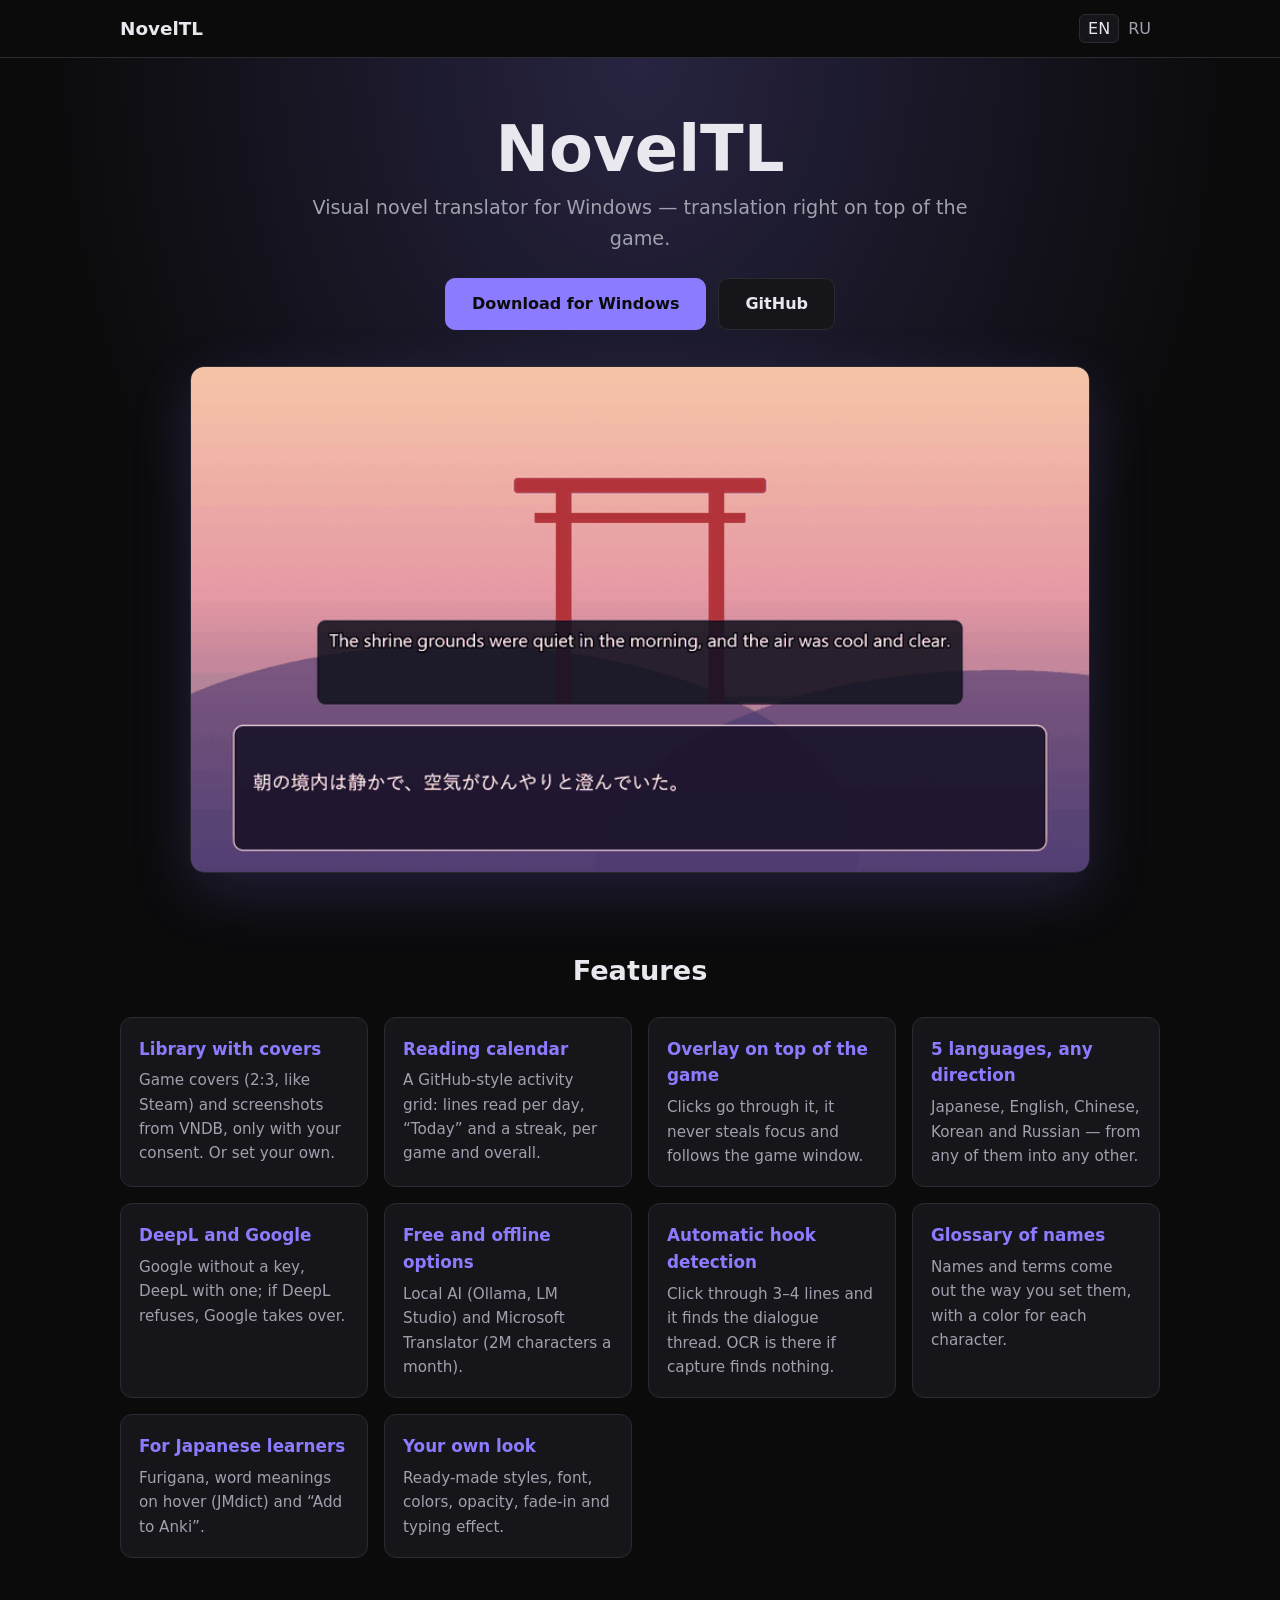
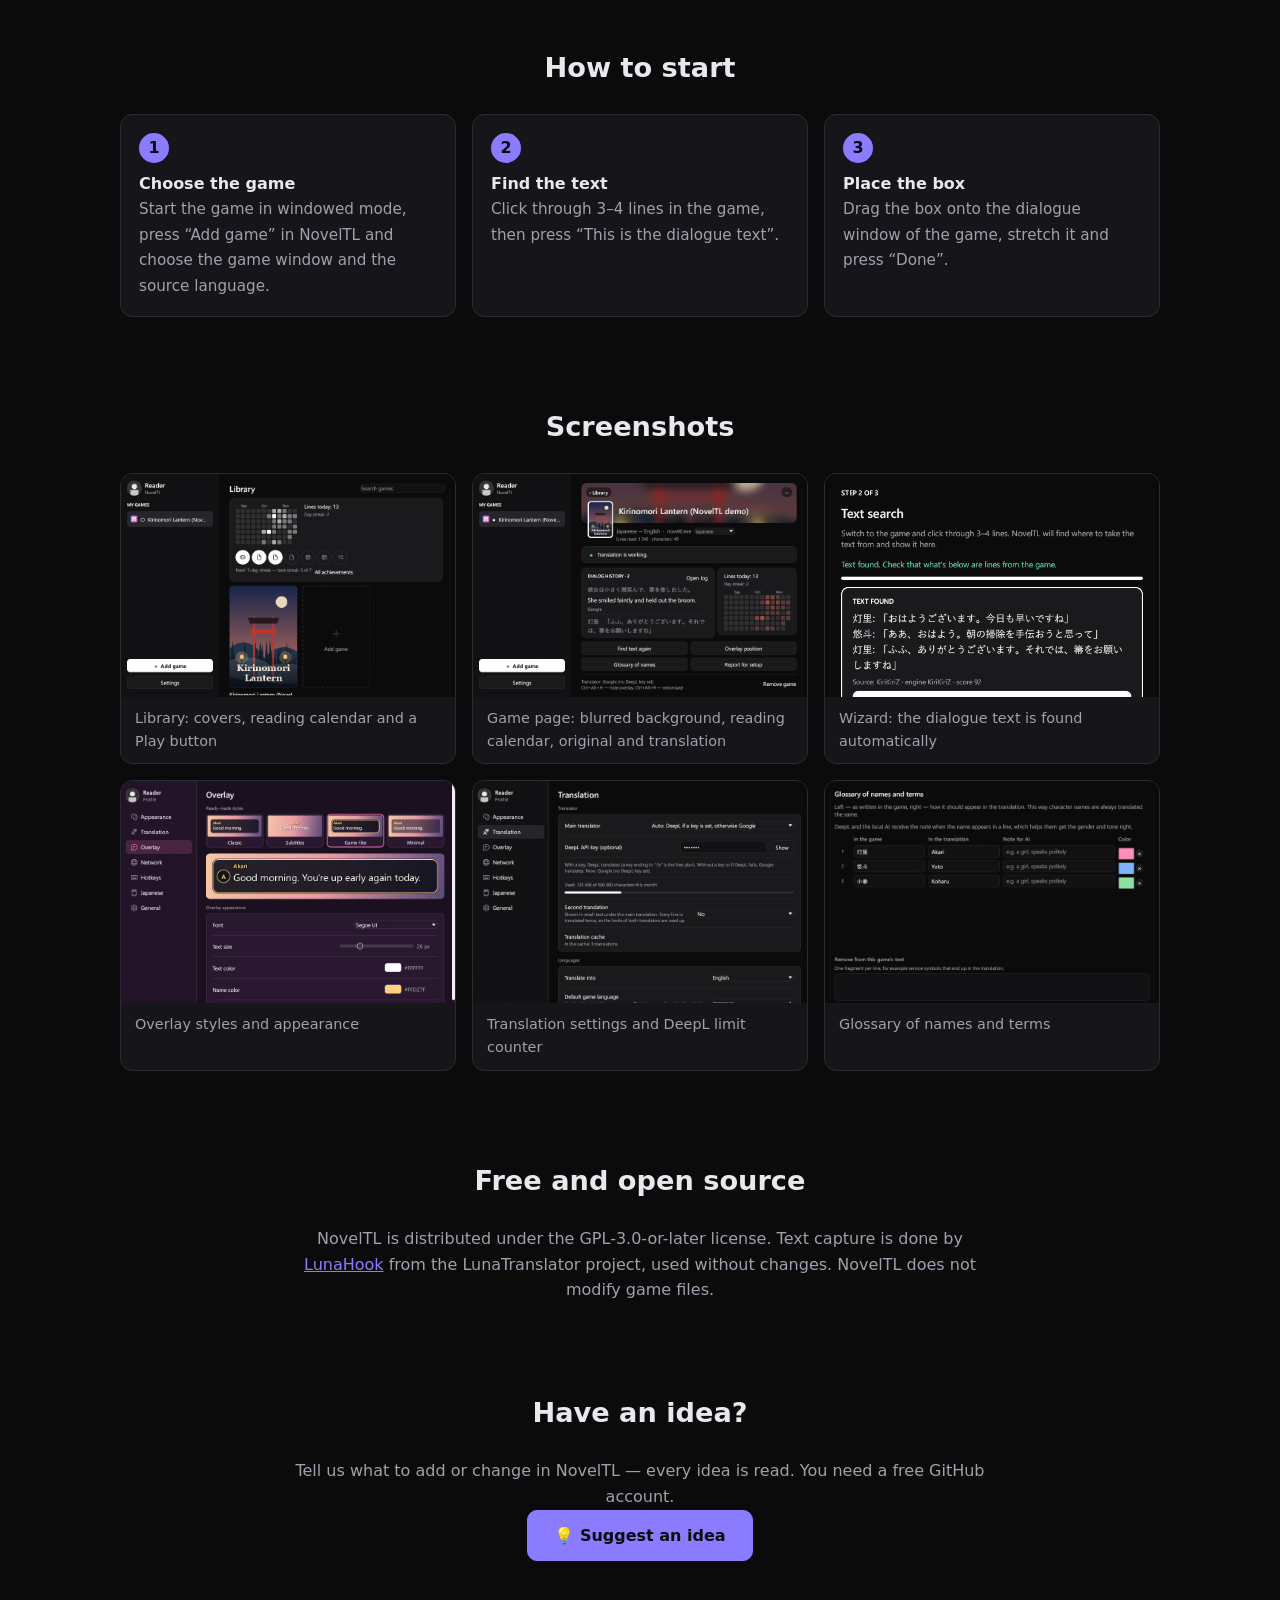
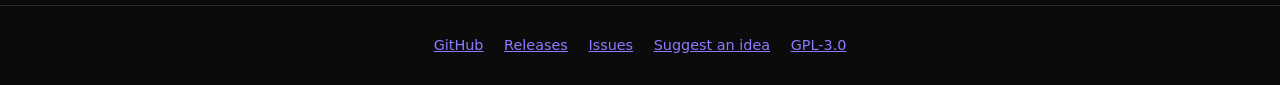
<file: docs/index.html>
<!doctype html>
<html lang="en">
<head>
<meta charset="utf-8">
<meta name="viewport" content="width=device-width,initial-scale=1">
<meta name="google-site-verification" content="sQKHw9vfYQ15rcSy_Ig-gqO8ozds_fvAn4s2gZdqAAQ">
<meta name="yandex-verification" content="aa7bd7f83035a957">
<title>NovelTL — Visual Novel Translator with Real-Time Overlay</title>
<meta name="description" content="NovelTL is a free visual novel translator for Windows: captures text via LunaHook (Textractor-based) or OCR and shows DeepL, Google or local AI translation as an overlay.">
<link rel="canonical" href="https://kawaakar1.github.io/NovelTL/">
<link rel="alternate" hreflang="en" href="https://kawaakar1.github.io/NovelTL/">
<link rel="alternate" hreflang="ru" href="https://kawaakar1.github.io/NovelTL/ru/">
<link rel="alternate" hreflang="x-default" href="https://kawaakar1.github.io/NovelTL/">
<meta property="og:type" content="website">
<meta property="og:site_name" content="NovelTL">
<meta property="og:title" content="NovelTL — Visual Novel Translator with Real-Time Overlay">
<meta property="og:description" content="Free visual novel translator for Windows: translation right on top of the game. DeepL, Google, local AI, OCR, furigana.">
<meta property="og:url" content="https://kawaakar1.github.io/NovelTL/">
<meta property="og:image" content="https://kawaakar1.github.io/NovelTL/img/og.png">
<meta property="og:locale" content="en_US">
<meta property="og:locale:alternate" content="ru_RU">
<meta name="twitter:card" content="summary_large_image">
<meta name="twitter:title" content="NovelTL — Visual Novel Translator with Real-Time Overlay">
<meta name="twitter:description" content="Free visual novel translator for Windows: translation right on top of the game. DeepL, Google, local AI, OCR, furigana.">
<meta name="twitter:image" content="https://kawaakar1.github.io/NovelTL/img/og.png">
<link rel="stylesheet" href="style.css">
<script type="application/ld+json">
{"@context":"https://schema.org","@type":"SoftwareApplication","name":"NovelTL","operatingSystem":"Windows 10, Windows 11, Linux","applicationCategory":"UtilitiesApplication","offers":{"@type":"Offer","price":"0","priceCurrency":"USD"},"license":"https://www.gnu.org/licenses/gpl-3.0.html","downloadUrl":"https://github.com/Kawaakar1/NovelTL/releases/latest","url":"https://kawaakar1.github.io/NovelTL/","image":"https://kawaakar1.github.io/NovelTL/img/og.png","description":"Visual novel translator for Windows with a translation overlay on top of the game."}
</script>
</head>
<body>
<header><div class="w">
<a class="logo" href="./">NovelTL</a>
<nav class="lang" aria-label="Language"><a class="on" href="./" hreflang="en">EN</a><a href="ru/" hreflang="ru">RU</a></nav>
</div></header>
<main>
<div class="hero"><div class="w">
<h1>NovelTL</h1>
<p>Visual novel translator for Windows — translation right on top of the game.</p>
<div class="btns">
<a class="btn p" href="https://github.com/Kawaakar1/NovelTL/releases/latest">Download for Windows</a>
<a class="btn" href="https://github.com/Kawaakar1/NovelTL">GitHub</a>
</div>
<div class="shot"><img src="img/en/demo.gif" width="800" height="450" alt="NovelTL translating visual novel lines on a box over the game (demo)"></div>
</div></div>

<section><div class="w">
<h2>Features</h2>
<div class="grid">
<div class="card"><h3>Library with covers</h3><p>Game covers (2:3, like Steam) and screenshots from VNDB, only with your consent. Or set your own.</p></div>
<div class="card"><h3>Reading calendar</h3><p>A GitHub-style activity grid: lines read per day, “Today” and a streak, per game and overall.</p></div>
<div class="card"><h3>Overlay on top of the game</h3><p>Clicks go through it, it never steals focus and follows the game window.</p></div>
<div class="card"><h3>5 languages, any direction</h3><p>Japanese, English, Chinese, Korean and Russian — from any of them into any other.</p></div>
<div class="card"><h3>DeepL and Google</h3><p>Google without a key, DeepL with one; if DeepL refuses, Google takes over.</p></div>
<div class="card"><h3>Free and offline options</h3><p>Local AI (Ollama, LM Studio) and Microsoft Translator (2M characters a month).</p></div>
<div class="card"><h3>Automatic hook detection</h3><p>Click through 3–4 lines and it finds the dialogue thread. OCR is there if capture finds nothing.</p></div>
<div class="card"><h3>Glossary of names</h3><p>Names and terms come out the way you set them, with a color for each character.</p></div>
<div class="card"><h3>For Japanese learners</h3><p>Furigana, word meanings on hover (JMdict) and “Add to Anki”.</p></div>
<div class="card"><h3>Your own look</h3><p>Ready-made styles, font, colors, opacity, fade-in and typing effect.</p></div>
</div>
</div></section>

<section><div class="w">
<h2>How to start</h2>
<ol class="steps">
<li><b>Choose the game</b><span>Start the game in windowed mode, press “Add game” in NovelTL and choose the game window and the source language.</span></li>
<li><b>Find the text</b><span>Click through 3–4 lines in the game, then press “This is the dialogue text”.</span></li>
<li><b>Place the box</b><span>Drag the box onto the dialogue window of the game, stretch it and press “Done”.</span></li>
</ol>
</div></section>

<section><div class="w">
<h2>Screenshots</h2>
<div class="gal">
<figure><img src="img/en/01_main_library.png" width="900" height="600" loading="lazy" alt="Game library with covers, a reading calendar and a Play button"><figcaption>Library: covers, reading calendar and a Play button</figcaption></figure>
<figure><img src="img/en/09_main_running.png" width="900" height="600" loading="lazy" alt="Game page with a blurred background, reading calendar and translation history"><figcaption>Game page: blurred background, reading calendar, original and translation</figcaption></figure>
<figure><img src="img/en/04_wizard_step2_found.png" width="580" height="720" loading="lazy" alt="Wizard step 2: dialogue text found"><figcaption>Wizard: the dialogue text is found automatically</figcaption></figure>
<figure><img src="img/en/12b_settings_plate_game.png" width="880" height="952" loading="lazy" alt="Overlay styles settings"><figcaption>Overlay styles and appearance</figcaption></figure>
<figure><img src="img/en/11_settings_translate.png" width="880" height="637" loading="lazy" alt="Translation settings with DeepL counter"><figcaption>Translation settings and DeepL limit counter</figcaption></figure>
<figure><img src="img/en/19_glossary.png" width="840" height="620" loading="lazy" alt="Glossary of names and terms"><figcaption>Glossary of names and terms</figcaption></figure>
</div>
</div></section>

<section><div class="w">
<h2>Free and open source</h2>
<p class="free">NovelTL is distributed under the GPL-3.0-or-later license. Text capture is done by <a href="https://github.com/HIllya51/LunaHook">LunaHook</a> from the LunaTranslator project, used without changes. NovelTL does not modify game files.</p>
</div></section>

<section><div class="w">
<h2>Have an idea?</h2>
<p class="free">Tell us what to add or change in NovelTL — every idea is read. You need a free GitHub account.</p>
<div class="btns"><a class="btn p" href="https://github.com/Kawaakar1/NovelTL/issues/new?template=idea.yml">💡 Suggest an idea</a></div>
</div></section>
</main>
<footer><div class="w">
<a href="https://github.com/Kawaakar1/NovelTL">GitHub</a>
<a href="https://github.com/Kawaakar1/NovelTL/releases/latest">Releases</a>
<a href="https://github.com/Kawaakar1/NovelTL/issues">Issues</a>
<a href="https://github.com/Kawaakar1/NovelTL/issues/new?template=idea.yml">Suggest an idea</a>
<a href="https://github.com/Kawaakar1/NovelTL/blob/main/LICENSE">GPL-3.0</a>
</div></footer>
</body>
</html>
</file>
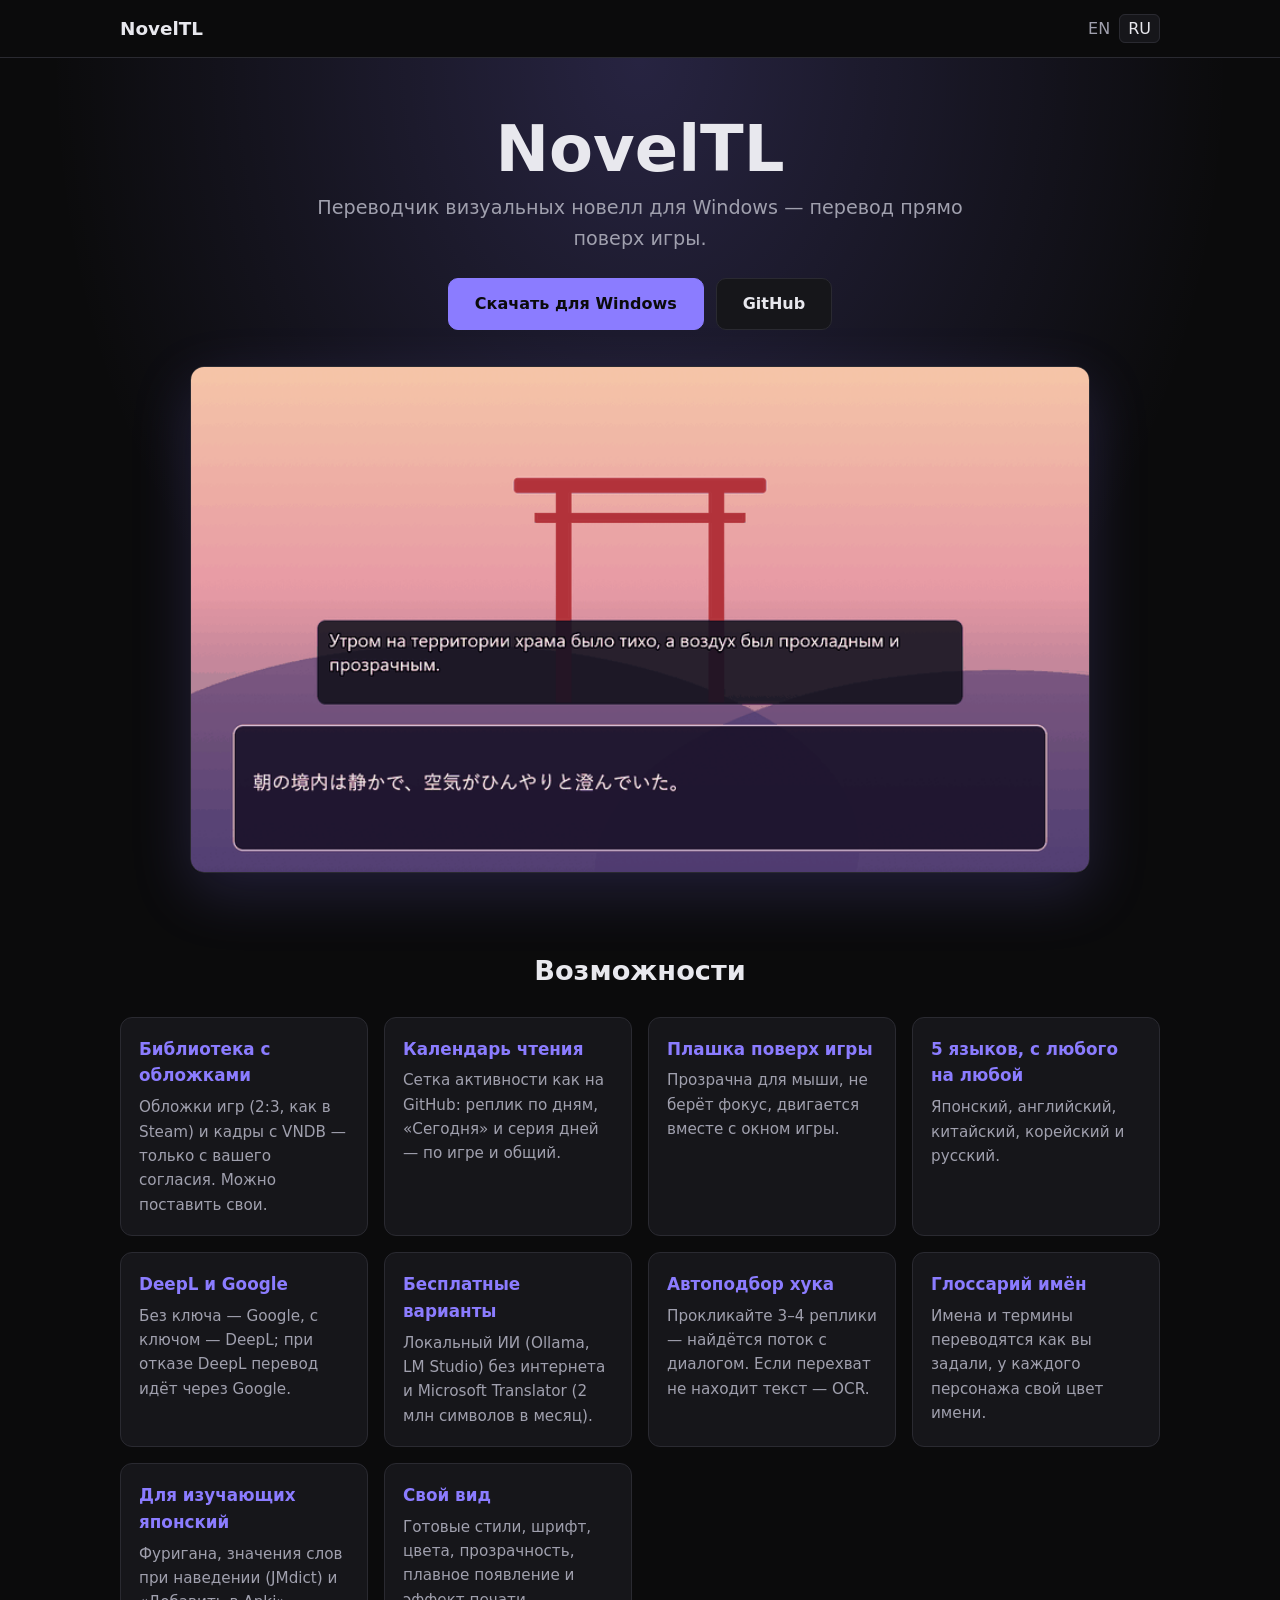
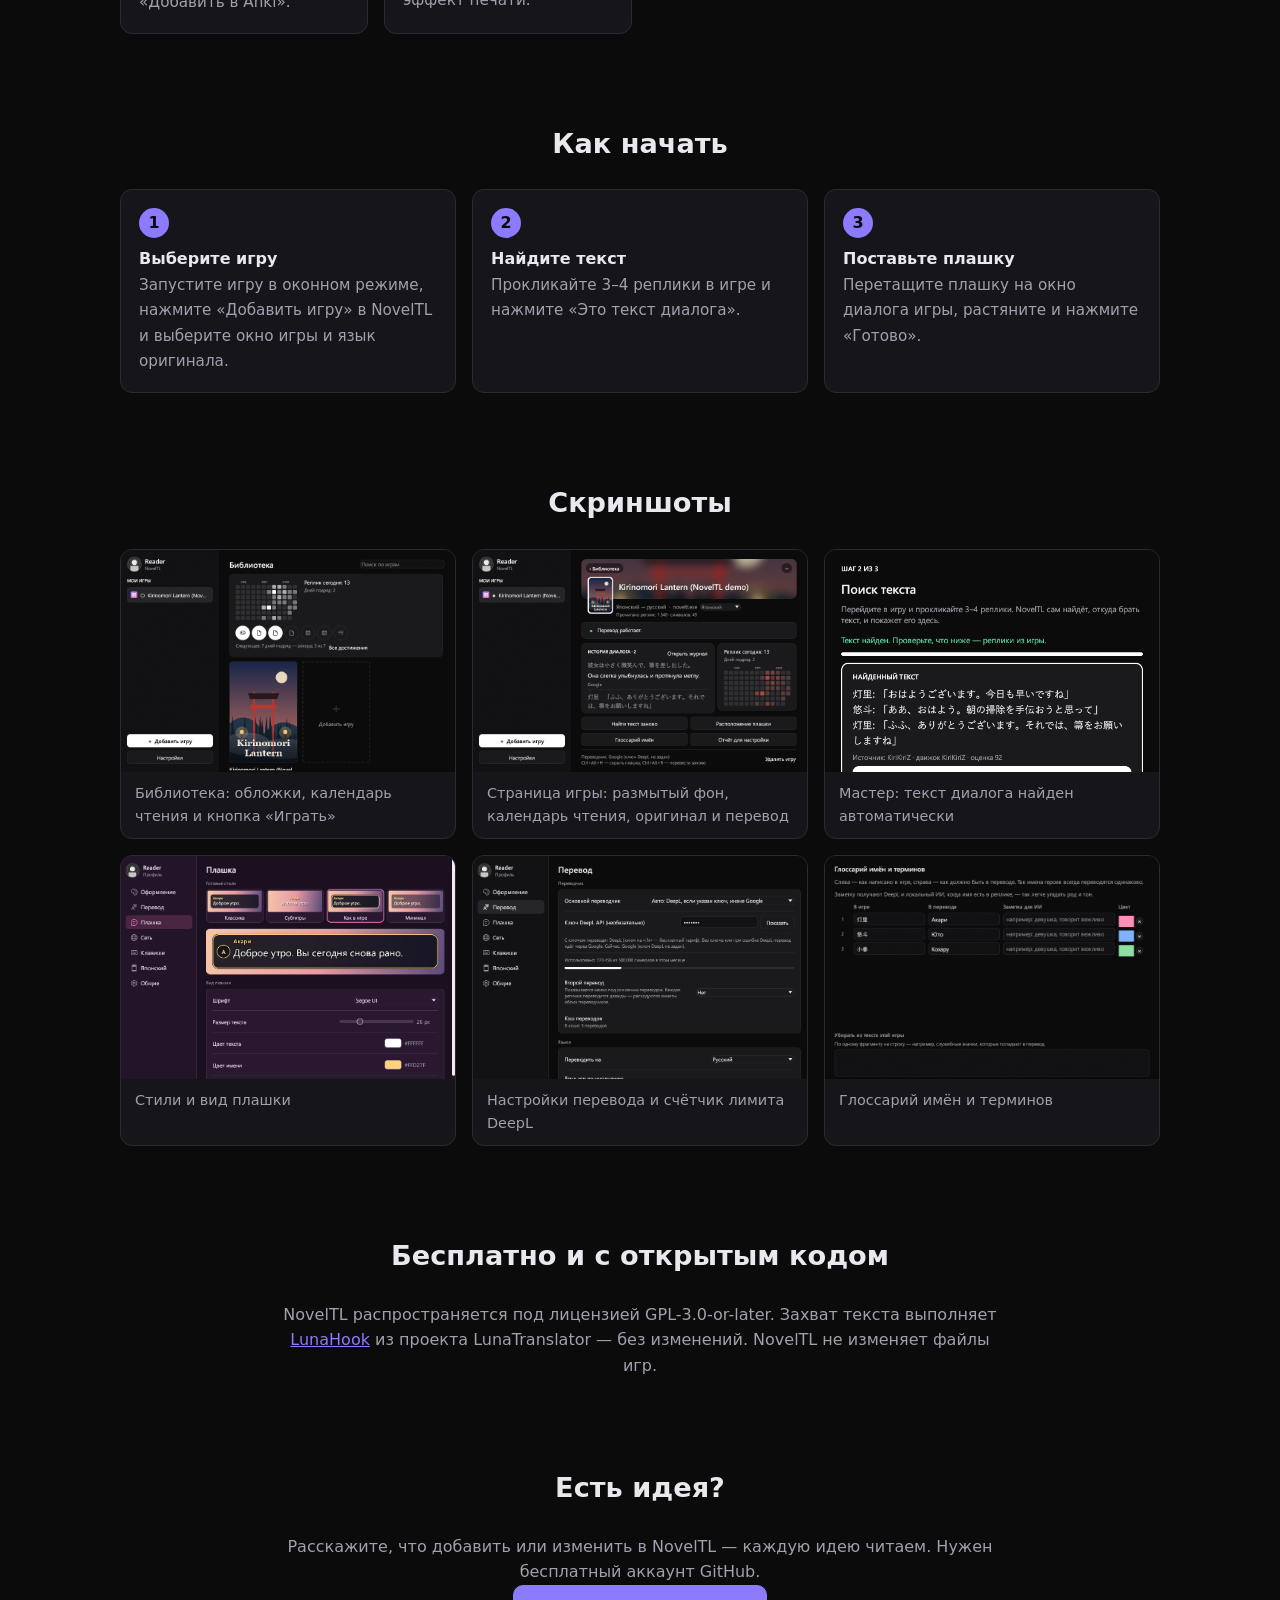
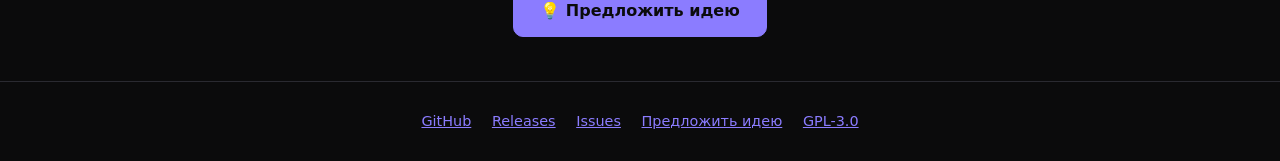
<file: docs/ru/index.html>
<!doctype html>
<html lang="ru">
<head>
<meta charset="utf-8">
<meta name="viewport" content="width=device-width,initial-scale=1">
<title>NovelTL — переводчик визуальных новелл с переводом поверх игры</title>
<meta name="description" content="NovelTL — бесплатный переводчик визуальных новелл для Windows: ловит текст через LunaHook (на основе Textractor) или OCR и показывает перевод DeepL, Google или ИИ поверх игры.">
<link rel="canonical" href="https://kawaakar1.github.io/NovelTL/ru/">
<link rel="alternate" hreflang="en" href="https://kawaakar1.github.io/NovelTL/">
<link rel="alternate" hreflang="ru" href="https://kawaakar1.github.io/NovelTL/ru/">
<link rel="alternate" hreflang="x-default" href="https://kawaakar1.github.io/NovelTL/">
<meta property="og:type" content="website">
<meta property="og:site_name" content="NovelTL">
<meta property="og:title" content="NovelTL — переводчик визуальных новелл с переводом поверх игры">
<meta property="og:description" content="Бесплатный переводчик визуальных новелл для Windows: перевод прямо поверх игры. DeepL, Google, локальный ИИ, OCR, фуригана.">
<meta property="og:url" content="https://kawaakar1.github.io/NovelTL/ru/">
<meta property="og:image" content="https://kawaakar1.github.io/NovelTL/img/og.png">
<meta property="og:locale" content="ru_RU">
<meta property="og:locale:alternate" content="en_US">
<meta name="twitter:card" content="summary_large_image">
<meta name="twitter:title" content="NovelTL — переводчик визуальных новелл с переводом поверх игры">
<meta name="twitter:description" content="Бесплатный переводчик визуальных новелл для Windows: перевод прямо поверх игры. DeepL, Google, локальный ИИ, OCR, фуригана.">
<meta name="twitter:image" content="https://kawaakar1.github.io/NovelTL/img/og.png">
<link rel="stylesheet" href="../style.css">
<script type="application/ld+json">
{"@context":"https://schema.org","@type":"SoftwareApplication","name":"NovelTL","operatingSystem":"Windows 10, Windows 11, Linux","applicationCategory":"UtilitiesApplication","offers":{"@type":"Offer","price":"0","priceCurrency":"USD"},"license":"https://www.gnu.org/licenses/gpl-3.0.html","downloadUrl":"https://github.com/Kawaakar1/NovelTL/releases/latest","url":"https://kawaakar1.github.io/NovelTL/ru/","image":"https://kawaakar1.github.io/NovelTL/img/og.png","inLanguage":"ru","description":"Переводчик визуальных новелл для Windows с плашкой перевода поверх игры."}
</script>
</head>
<body>
<header><div class="w">
<a class="logo" href="./">NovelTL</a>
<nav class="lang" aria-label="Язык"><a href="../" hreflang="en">EN</a><a class="on" href="./" hreflang="ru">RU</a></nav>
</div></header>
<main>
<div class="hero"><div class="w">
<h1>NovelTL</h1>
<p>Переводчик визуальных новелл для Windows — перевод прямо поверх игры.</p>
<div class="btns">
<a class="btn p" href="https://github.com/Kawaakar1/NovelTL/releases/latest">Скачать для Windows</a>
<a class="btn" href="https://github.com/Kawaakar1/NovelTL">GitHub</a>
</div>
<div class="shot"><img src="../img/ru/demo.gif" width="800" height="450" alt="NovelTL переводит реплики визуальной новеллы на плашке поверх игры (демо)"></div>
</div></div>

<section><div class="w">
<h2>Возможности</h2>
<div class="grid">
<div class="card"><h3>Библиотека с обложками</h3><p>Обложки игр (2:3, как в Steam) и кадры с VNDB — только с вашего согласия. Можно поставить свои.</p></div>
<div class="card"><h3>Календарь чтения</h3><p>Сетка активности как на GitHub: реплик по дням, «Сегодня» и серия дней — по игре и общий.</p></div>
<div class="card"><h3>Плашка поверх игры</h3><p>Прозрачна для мыши, не берёт фокус, двигается вместе с окном игры.</p></div>
<div class="card"><h3>5 языков, с любого на любой</h3><p>Японский, английский, китайский, корейский и русский.</p></div>
<div class="card"><h3>DeepL и Google</h3><p>Без ключа — Google, с ключом — DeepL; при отказе DeepL перевод идёт через Google.</p></div>
<div class="card"><h3>Бесплатные варианты</h3><p>Локальный ИИ (Ollama, LM Studio) без интернета и Microsoft Translator (2 млн символов в месяц).</p></div>
<div class="card"><h3>Автоподбор хука</h3><p>Прокликайте 3–4 реплики — найдётся поток с диалогом. Если перехват не находит текст — OCR.</p></div>
<div class="card"><h3>Глоссарий имён</h3><p>Имена и термины переводятся как вы задали, у каждого персонажа свой цвет имени.</p></div>
<div class="card"><h3>Для изучающих японский</h3><p>Фуригана, значения слов при наведении (JMdict) и «Добавить в Anki».</p></div>
<div class="card"><h3>Свой вид</h3><p>Готовые стили, шрифт, цвета, прозрачность, плавное появление и эффект печати.</p></div>
</div>
</div></section>

<section><div class="w">
<h2>Как начать</h2>
<ol class="steps">
<li><b>Выберите игру</b><span>Запустите игру в оконном режиме, нажмите «Добавить игру» в NovelTL и выберите окно игры и язык оригинала.</span></li>
<li><b>Найдите текст</b><span>Прокликайте 3–4 реплики в игре и нажмите «Это текст диалога».</span></li>
<li><b>Поставьте плашку</b><span>Перетащите плашку на окно диалога игры, растяните и нажмите «Готово».</span></li>
</ol>
</div></section>

<section><div class="w">
<h2>Скриншоты</h2>
<div class="gal">
<figure><img src="../img/ru/01_main_library.png" width="900" height="600" loading="lazy" alt="Библиотека игр с обложками, календарём чтения и кнопкой «Играть»"><figcaption>Библиотека: обложки, календарь чтения и кнопка «Играть»</figcaption></figure>
<figure><img src="../img/ru/09_main_running.png" width="900" height="600" loading="lazy" alt="Страница игры с размытым фоном, календарём чтения и историей перевода"><figcaption>Страница игры: размытый фон, календарь чтения, оригинал и перевод</figcaption></figure>
<figure><img src="../img/ru/04_wizard_step2_found.png" width="580" height="720" loading="lazy" alt="Мастер, шаг 2: текст диалога найден"><figcaption>Мастер: текст диалога найден автоматически</figcaption></figure>
<figure><img src="../img/ru/12b_settings_plate_game.png" width="880" height="952" loading="lazy" alt="Настройки стилей плашки"><figcaption>Стили и вид плашки</figcaption></figure>
<figure><img src="../img/ru/11_settings_translate.png" width="880" height="653" loading="lazy" alt="Настройки перевода со счётчиком лимита DeepL"><figcaption>Настройки перевода и счётчик лимита DeepL</figcaption></figure>
<figure><img src="../img/ru/19_glossary.png" width="840" height="620" loading="lazy" alt="Глоссарий имён и терминов"><figcaption>Глоссарий имён и терминов</figcaption></figure>
</div>
</div></section>

<section><div class="w">
<h2>Бесплатно и с открытым кодом</h2>
<p class="free">NovelTL распространяется под лицензией GPL-3.0-or-later. Захват текста выполняет <a href="https://github.com/HIllya51/LunaHook">LunaHook</a> из проекта LunaTranslator — без изменений. NovelTL не изменяет файлы игр.</p>
</div></section>

<section><div class="w">
<h2>Есть идея?</h2>
<p class="free">Расскажите, что добавить или изменить в NovelTL — каждую идею читаем. Нужен бесплатный аккаунт GitHub.</p>
<div class="btns"><a class="btn p" href="https://github.com/Kawaakar1/NovelTL/issues/new?template=idea.yml">💡 Предложить идею</a></div>
</div></section>
</main>
<footer><div class="w">
<a href="https://github.com/Kawaakar1/NovelTL">GitHub</a>
<a href="https://github.com/Kawaakar1/NovelTL/releases/latest">Releases</a>
<a href="https://github.com/Kawaakar1/NovelTL/issues">Issues</a>
<a href="https://github.com/Kawaakar1/NovelTL/issues/new?template=idea.yml">Предложить идею</a>
<a href="https://github.com/Kawaakar1/NovelTL/blob/main/LICENSE">GPL-3.0</a>
</div></footer>
</body>
</html>
</file>
<file: docs/style.css>
:root{--bg:#0B0B0C;--card:#16161A;--line:#2A2A31;--acc:#8B7CFF;--txt:#E8E8EE;--mut:#A0A0AE}
*{box-sizing:border-box}
html{scroll-behavior:smooth}
body{margin:0;background:var(--bg);color:var(--txt);font:16px/1.6 "Segoe UI",system-ui,sans-serif}
a{color:var(--acc)}
img{max-width:100%;height:auto;display:block}
.w{max-width:1080px;margin:0 auto;padding:0 20px}
header{border-bottom:1px solid var(--line)}
header .w{display:flex;justify-content:space-between;align-items:center;padding-top:14px;padding-bottom:14px}
.logo{font-weight:700;font-size:1.15rem;color:var(--txt);text-decoration:none}
.lang a{color:var(--mut);text-decoration:none;padding:4px 8px;border-radius:6px;border:1px solid transparent}
.lang a.on{color:var(--txt);background:var(--card);border-color:var(--line)}
.hero{text-align:center;padding:56px 0 32px;background:radial-gradient(ellipse at 50% 0,rgba(139,124,255,.22),transparent 65%)}
h1{font-size:clamp(2.4rem,7vw,4rem);margin:0 0 8px;line-height:1.1}
.hero p{color:var(--mut);font-size:1.2rem;margin:0 auto 24px;max-width:700px}
.btns{display:flex;gap:12px;justify-content:center;flex-wrap:wrap}
.btn{display:inline-block;padding:12px 26px;border-radius:10px;border:1px solid var(--line);background:var(--card);color:var(--txt);text-decoration:none;font-weight:600}
.btn.p{background:var(--acc);border-color:var(--acc);color:#0B0B0C}
.btn:hover{filter:brightness(1.15)}
.shot{margin:36px auto 0;border:1px solid var(--line);border-radius:14px;overflow:hidden;max-width:900px;box-shadow:0 20px 60px rgba(139,124,255,.18)}
section{padding:44px 0}
h2{font-size:1.7rem;margin:0 0 24px;text-align:center}
.grid{display:grid;gap:16px;grid-template-columns:repeat(auto-fit,minmax(240px,1fr))}
.card{background:var(--card);border:1px solid var(--line);border-radius:12px;padding:18px}
.card h3{margin:0 0 6px;font-size:1.05rem;color:var(--acc)}
.card p{margin:0;color:var(--mut);font-size:.95rem}
.steps{counter-reset:s;list-style:none;margin:0;padding:0;display:grid;gap:16px;grid-template-columns:repeat(auto-fit,minmax(260px,1fr))}
.steps li{counter-increment:s;background:var(--card);border:1px solid var(--line);border-radius:12px;padding:18px}
.steps li:before{content:counter(s);display:inline-block;width:30px;height:30px;line-height:30px;text-align:center;border-radius:50%;background:var(--acc);color:#0B0B0C;font-weight:700;margin-bottom:8px}
.steps b{display:block}
.steps span{color:var(--mut);font-size:.95rem}
.gal{display:grid;gap:16px;grid-template-columns:repeat(auto-fit,minmax(300px,1fr))}
.gal figure{margin:0;background:var(--card);border:1px solid var(--line);border-radius:12px;overflow:hidden}
.shot img{width:100%}
.gal img{width:100%;aspect-ratio:3/2;object-fit:cover;object-position:top}
.gal figcaption{padding:10px 14px;color:var(--mut);font-size:.9rem}
.free{text-align:center;max-width:720px;margin:0 auto;color:var(--mut)}
footer{border-top:1px solid var(--line);padding:28px 0;text-align:center;color:var(--mut);font-size:.9rem}
footer a{margin:0 8px}
@media(max-width:560px){.gal{grid-template-columns:1fr}.grid{grid-template-columns:1fr}}
</file>
